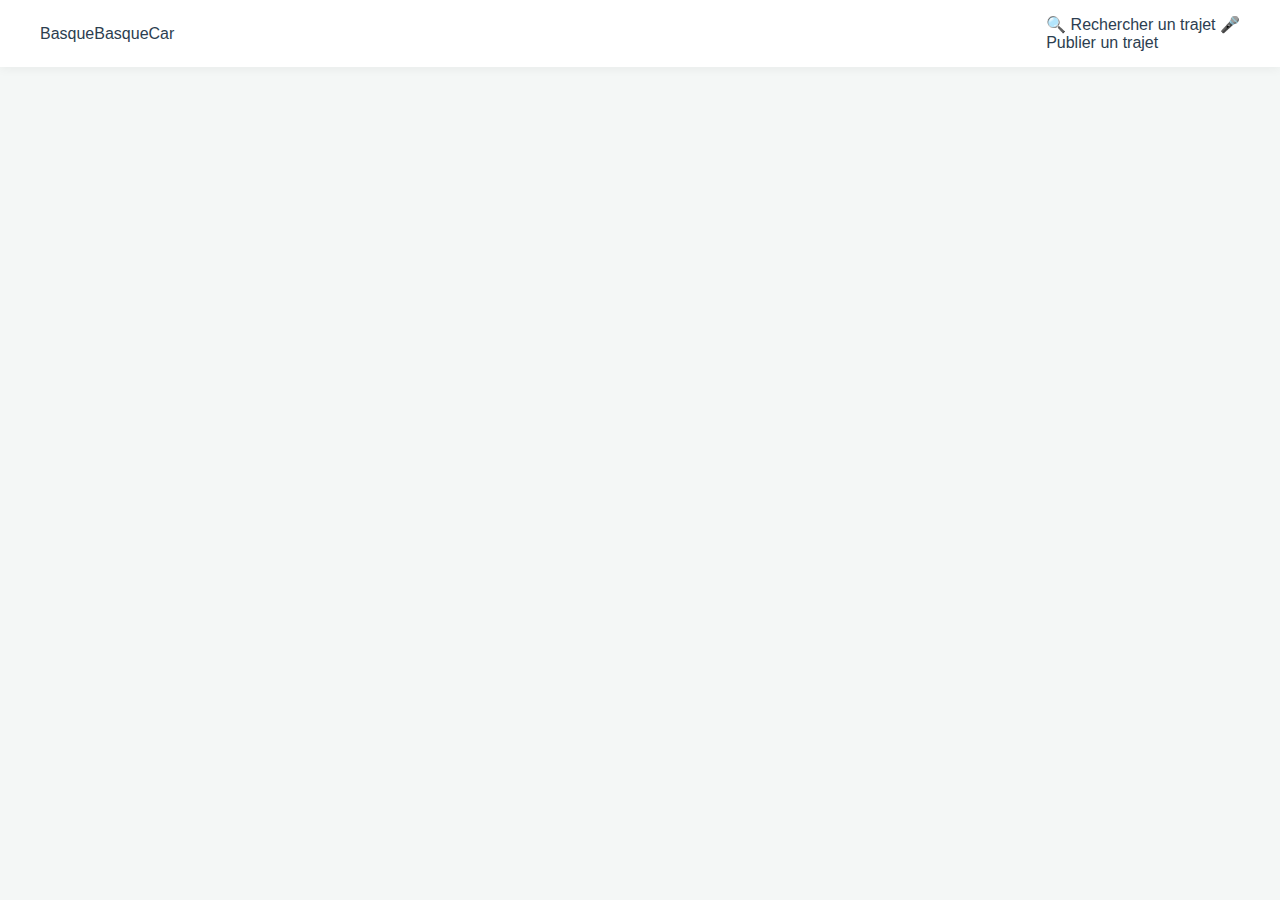
<file: index.html>
<!DOCTYPE html>
<html lang="fr">
<head>
    <meta charset="UTF-8">
    <title>Maquette Accueil</title>
    <link rel="stylesheet" href="style.css">
</head>
<body>
    <header>
        <div class="header-left">
            <div class="logo-square"></div>
            <span class="site-title">BasqueBasqueCar</span>
        </div>
        <div class="header-right">
            <div class="header-actions">
                <div class="search-input">🔍 Rechercher un trajet 🎤</div>
                <div class="publish-btn">Publier un trajet</div>
            </div>
</body>
</file>
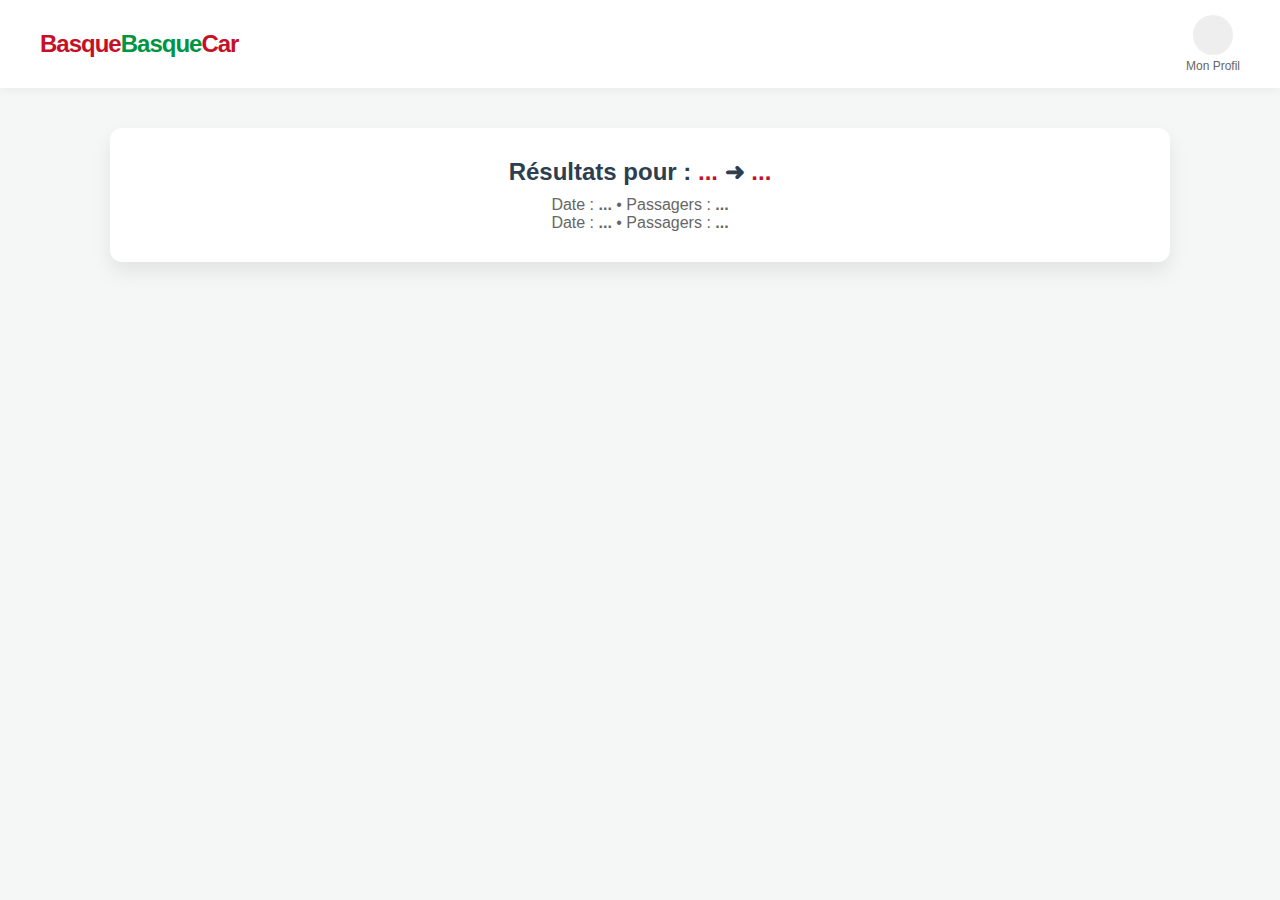
<file: passager.html>
<!DOCTYPE html>
<html lang="fr">
<head>
    <meta charset="UTF-8">
    <meta name="viewport" content="width=device-width, initial-scale=1.0">
    <title>Résultats de recherche - BasqueBasqueCar</title>
    <link rel="stylesheet" href="style.css">
</head>
<body>
    <header>
        <a href="index.html" class="logo">Basque<span>Basque</span>Car</a>
        <div class="header-right">
            <a href="profil.html" class="user-profile">
                <div class="avatar-circle"></div>
                <span class="profile-link">Mon Profil</span>
            </a>
        </div>
    </header>
    <main>
        <div class="results-header">
            <h1 style="font-size: 1.5rem; margin-bottom: 10px;">
                Résultats pour : 
                <span id="txt-depart" style="color: var(--primary-red);">...</span> 
                ➜ 
                <span id="txt-arrivee" style="color: var(--primary-red);">...</span>
            </h1>
            <p style="color: #666;">
                Date : <strong id="txt-date">...</strong> • 
                Passagers : <strong id="txt-nb">...</strong>
            </p><p style="color: #666;">
                Date : <strong id="txt-date">...</strong> • 
                Passagers : <strong id="txt-nb">...</strong>
            </p>
            </div>
    </main>

    </body>
</html>
</file>
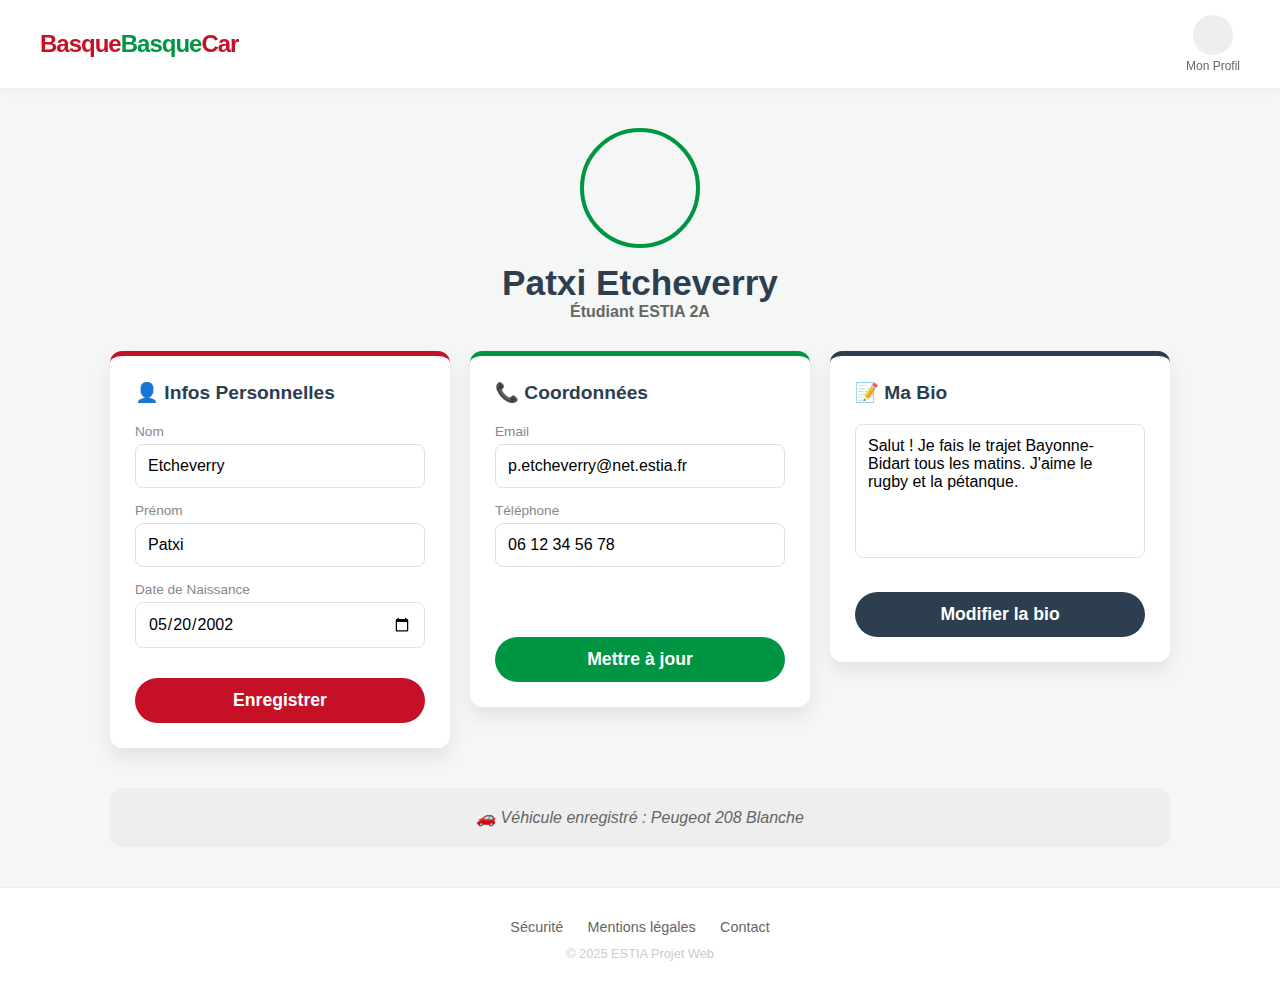
<file: profil.html>
<!DOCTYPE html>
<html lang="fr">
<head>
    <meta charset="UTF-8">
    <meta name="viewport" content="width=device-width, initial-scale=1.0">
    <title>Mon Profil - BasqueBasqueCar</title>
    <link rel="stylesheet" href="style.css">
    <link rel="stylesheet" href="mobile.css" media="screen and (max-width: 768px)">
</head>
<body>

    <header>
        <a href="index.html" class="logo">Basque<span>Basque</span>Car</a>
        <div class="header-right">
            <a href="profil.html" class="user-profile">
                <div class="avatar-circle"></div>
                <span class="profile-link">Mon Profil</span>
            </a>
        </div>
    </header>

    <main>
        <div class="profile-header" style="text-align: center; margin-bottom: 30px;">
            <div class="big-avatar" style="width: 120px; height: 120px; background-image: url('https://i.pravatar.cc/150?img=12'); background-size: cover; border-radius: 50%; margin: 0 auto 15px; border: 4px solid var(--primary-green);"></div>
            <h1 style="color: var(--dark-text); font-size: 2.2rem;">Patxi Etcheverry</h1>
            <p style="color: #666; font-weight: bold;">Étudiant ESTIA 2A</p>
        </div>

        <div class="profile-grid">
            
            <section class="profile-box" style="border-top: 5px solid var(--primary-red);">
                <h3>👤 Infos Personnelles</h3>
                <div class="form-group">
                    <label>Nom</label>
                    <input type="text" class="input-style" value="Etcheverry">
                </div>
                <div class="form-group">
                    <label>Prénom</label>
                    <input type="text" class="input-style" value="Patxi">
                </div>
                <div class="form-group">
                    <label>Date de Naissance</label>
                    <input type="date" class="input-style" value="2002-05-20">
                </div>
                <button class="btn-main">Enregistrer</button>
            </section>

            <section class="profile-box" style="border-top: 5px solid var(--primary-green);">
                <h3>📞 Coordonnées</h3>
                <div class="form-group">
                    <label>Email</label>
                    <input type="email" class="input-style" value="p.etcheverry@net.estia.fr">
                </div>
                <div class="form-group">
                    <label>Téléphone</label>
                    <input type="tel" class="input-style" value="06 12 34 56 78">
                </div>
                <button class="btn-main" style="background-color: var(--primary-green); margin-top: 55px;">Mettre à jour</button>
            </section>

            <section class="profile-box" style="border-top: 5px solid var(--dark-text);">
                <h3>📝 Ma Bio</h3>
                <div class="form-group">
                    <textarea class="input-style" rows="6" style="resize: none;">Salut ! Je fais le trajet Bayonne-Bidart tous les matins. J'aime le rugby et la pétanque.</textarea>
                </div>
                <button class="btn-main" style="background-color: var(--dark-text); margin-top: 15px;">Modifier la bio</button>
            </section>

        </div>

        <div style="margin-top: 40px; text-align: center; padding: 20px; background: #eee; border-radius: var(--radius); color: #666; font-style: italic;">
            🚗 Véhicule enregistré : Peugeot 208 Blanche
        </div>
    </main>

    <footer>
        <a href="#">Sécurité</a>
        <a href="#">Mentions légales</a>
        <a href="#">Contact</a>
        <p style="margin-top: 10px; font-size: 0.8rem; color: #ccc;">© 2025 ESTIA Projet Web</p>
    </footer>

</body>
</html>
</file>
<file: style.css>
:root {
    --primary-red: #c61026;
    --primary-green: #009543;
    --dark-text: #2c3e50;
    --light-bg: #f4f7f6;
    --white: #ffffff;
    --shadow: 0 10px 20px rgba(0,0,0,0.08);
    --radius: 12px;
}

* {
    box-sizing: border-box;
    margin: 0;
    padding: 0;
    font-family: 'Segoe UI', Roboto, Helvetica, Arial, sans-serif;
}

body {
    background-color: var(--light-bg);
    color: var(--dark-text);
    display: flex;
    flex-direction: column;
    min-height: 100vh;
}

/* --- Barre de navigation --- */
header {
    background: var(--white);
    padding: 15px 40px;
    display: flex;
    justify-content: space-between;
    align-items: center;
    box-shadow: 0 2px 10px rgba(0,0,0,0.05);
    position: sticky;
    top: 0;
    z-index: 100;
}

.logo {
    font-size: 1.5rem;
    font-weight: 800;
    color: var(--primary-red);
    text-decoration: none;
    letter-spacing: -1px;
}

.logo span { color: var(--primary-green); }

.header-right {
    display: flex;
    align-items: center;
    gap: 20px;
}

.user-profile {
    display: flex;
    flex-direction: column;
    align-items: center;
    text-decoration: none;
    color: var(--dark-text);
}

.avatar-circle {
    width: 40px;
    height: 40px;
    background-color: #eee;
    background-image: url('https://i.pravatar.cc/150?img=12');
    background-size: cover;
    border-radius: 50%;
}

.profile-link { font-size: 0.75rem; margin-top: 4px; color: #666; }

/* --- Contenu principal --- */
main {
    flex: 1;
    width: 100%;
    max-width: 1100px;
    margin: 0 auto;
    padding: 40px 20px;
}

/* --- Bannière Accueil --- */
.hero-image {
    width: 100%;
    height: 250px; 
    background: linear-gradient(rgba(0,0,0,0.4), rgba(0,0,0,0.4)), url('media/fond.jpg') center/cover;
    border-radius: var(--radius);
    margin-bottom: 40px;
    display: flex;
    align-items: flex-end; 
    padding: 20px;
    position: relative; 
    overflow: hidden; 
}

/* Logos Estia et Drapeau sur l'image */
.brand-overlay {
    position: absolute;
    top: 20px;
    z-index: 10;
    filter: drop-shadow(0 2px 3px rgba(0,0,0,0.5));
}

.estia-logo {
    left: 20px;
    height: 50px;
    width: auto;
    border-radius: 8px;
}

.basque-flag {
    right: 20px;
    height: 50px;
    width: auto;
    border: 2px solid white;
    border-radius: 4px;
}

.hero-text {
    color: white;
    font-size: 2rem;
    font-weight: bold;
    text-shadow: 0 2px 4px rgba(0,0,0,0.5);
}

/* --- Blocs de recherche --- */
.split-container {
    display: flex;
    gap: 30px;
}

.card-role {
    flex: 1;
    background: var(--white);
    padding: 30px;
    border-radius: var(--radius);
    box-shadow: var(--shadow);
    transition: transform 0.2s;
    border-top: 5px solid transparent;
}

.card-passager { border-color: var(--primary-red); }
.card-conducteur { border-color: var(--primary-green); }

.card-role h2 { margin-bottom: 20px; color: var(--dark-text); display: flex; align-items: center; gap: 10px; }

/* Style des champs de texte */
.input-group {
    background: #f8f9fa;
    border: 1px solid #e9ecef;
    border-radius: 8px;
    padding: 10px 15px;
    margin-bottom: 15px;
    display: flex;
    align-items: center;
    gap: 10px;
}

.input-group input {
    border: none;
    background: transparent;
    width: 100%;
    font-size: 1rem;
    outline: none;
    color: #333;
}

.btn-main {
    background: var(--primary-red);
    color: white;
    border: none;
    padding: 12px 30px;
    width: 100%;
    font-size: 1.1rem;
    border-radius: 50px;
    cursor: pointer;
    font-weight: bold;
    margin-top: 10px;
    transition: background 0.3s;
}

.btn-main:hover { background: #a00d1e; }

/* --- Cartes des trajets --- */
.results-header {
    background: var(--white);
    padding: 30px;
    border-radius: var(--radius);
    box-shadow: var(--shadow);
    margin-bottom: 30px;
    text-align: center;
}

.trip-card {
    background: var(--white);
    padding: 20px;
    border-radius: var(--radius);
    margin-bottom: 20px;
    box-shadow: 0 4px 6px rgba(0,0,0,0.05);
    display: flex;
    justify-content: space-between;
    align-items: center;
    border-left: 5px solid var(--primary-green);
    transition: transform 0.2s;
}

.trip-card:hover { transform: translateY(-3px); }

.trip-info { display: flex; gap: 20px; align-items: center; }
.driver-avatar { width: 50px; height: 50px; border-radius: 50%; background-size: cover; border: 2px solid white; box-shadow: 0 2px 5px rgba(0,0,0,0.1); }
.trip-time { font-size: 1.2rem; font-weight: bold; color: var(--dark-text); }
.trip-price { font-size: 1.5rem; font-weight: bold; color: var(--primary-green); }

/* --- Pop-up info conducteur (Hover) --- */
.driver-container {
    position: relative;
    cursor: help;
}

.driver-popover {
    visibility: hidden;
    opacity: 0;
    width: 200px;
    background-color: var(--white);
    color: var(--dark-text);
    border-radius: 8px;
    padding: 15px;
    position: absolute;
    z-index: 10;
    bottom: 125%; 
    left: 50%;
    transform: translateX(-50%);
    box-shadow: 0 10px 25px rgba(0,0,0,0.2);
    transition: 0.3s;
    border: 1px solid #eee;
}

.driver-popover::after {
    content: "";
    position: absolute;
    top: 100%;
    left: 50%;
    margin-left: -5px;
    border-width: 5px;
    border-style: solid;
    border-color: var(--white) transparent transparent transparent;
}

.driver-container:hover .driver-popover {
    visibility: visible;
    opacity: 1;
}

.popover-title { font-weight: bold; color: var(--primary-red); margin-bottom: 5px; display: block; }
.popover-detail { font-size: 0.8rem; color: #666; display: block; margin-top: 3px; }

/* --- Bas de page --- */
footer {
    background: #fff;
    padding: 30px;
    text-align: center;
    margin-top: auto;
    border-top: 1px solid #eee;
}

footer a { color: #666; text-decoration: none; margin: 0 10px; font-size: 0.9rem; }


.profile-grid {
    display: grid;
    grid-template-columns: repeat(3, 1fr); 
    gap: 20px;
    margin-top: 30px;
    align-items: start;
}


.profile-box {
    background: var(--white);
    padding: 25px;
    border-radius: var(--radius);
    box-shadow: var(--shadow);
    text-align: left;
}

.profile-box h3 {
    margin-bottom: 20px;
    font-size: 1.2rem;
}


.form-group {
    margin-bottom: 15px;
}

.form-group label {
    display: block;
    font-size: 0.85rem;
    color: #888;
    margin-bottom: 5px;
}


.input-style {
    width: 100%;
    padding: 12px;
    border: 1px solid #e0e0e0;
    border-radius: 8px;
    font-size: 1rem;
    outline: none;
    background-color: #ffffff;
    transition: border-color 0.3s;
}

.input-style:focus {
    border-color: var(--primary-green);
}


.profile-box .btn-main {
    border-radius: 50px;
    margin-top: 15px;
}
</file>
<file: mobile.css>
/* Style pour les petits écrans */

header {
    padding: 15px 20px;
}

main {
    padding: 20px 15px;
}

/* Adaptation de la bannière */
.hero-image {
    height: 180px;
    padding: 15px;
}

.hero-text {
    font-size: 1.3rem;
}

.estia-logo { height: 35px; left: 10px; top: 10px; }
.basque-flag { height: 30px; right: 10px; top: 10px; }

/* Empilement des blocs verticalement */
.split-container {
    flex-direction: column;
    gap: 20px;
}

/* Champs de saisie plus grands pour le tactile */
.input-group {
    padding: 15px;
    margin-bottom: 20px;
}

.input-group input {
    font-size: 1.1rem;
}

.btn-main {
    padding: 16px;
    font-size: 1.1rem;
}

/* Cartes trajets en colonne */
.trip-card {
    flex-direction: column;
    align-items: flex-start;
}

.trip-right {
    width: 100%;
    text-align: left !important;
    display: flex;
    justify-content: space-between;
    align-items: center;
    border-top: 1px solid #eee;
    padding-top: 10px;
    margin-top: 10px;
}

/* Grille du profil */
.profile-grid {
    grid-template-columns: 1fr !important;
}
</file>
